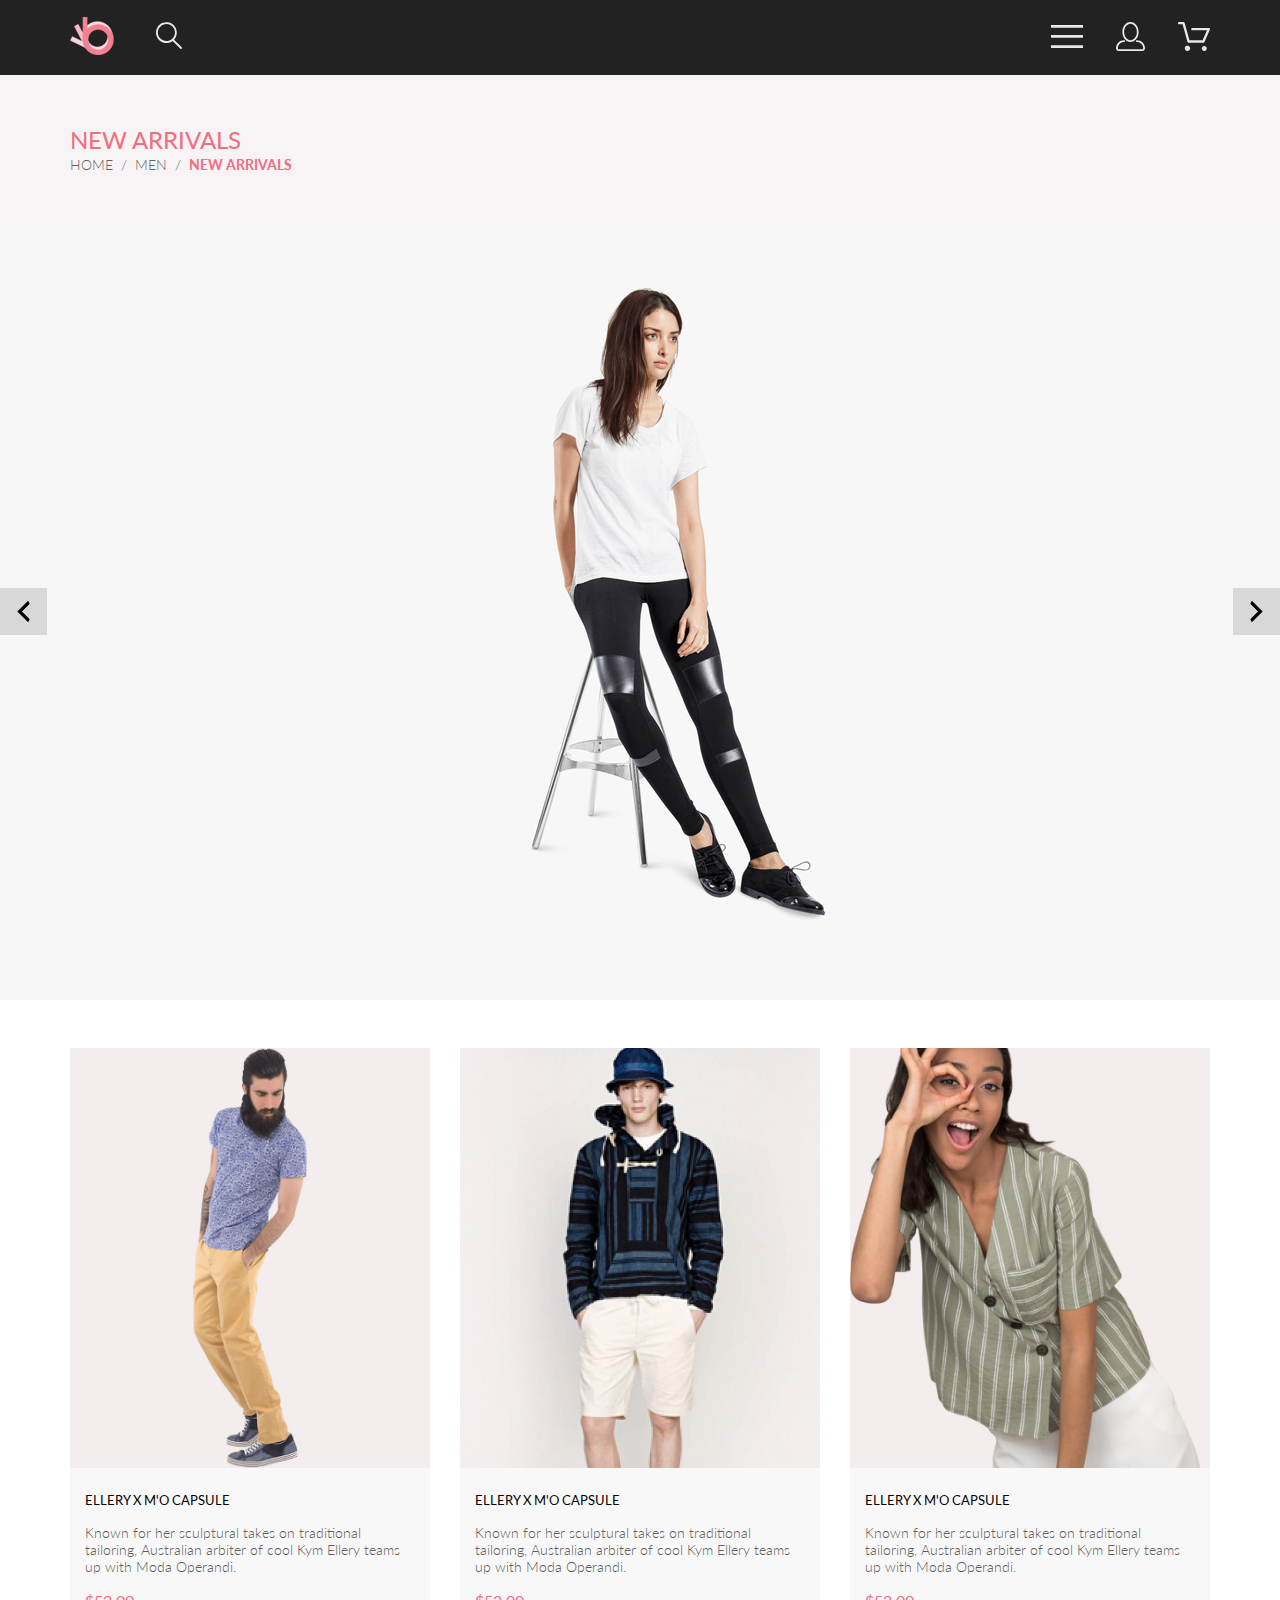
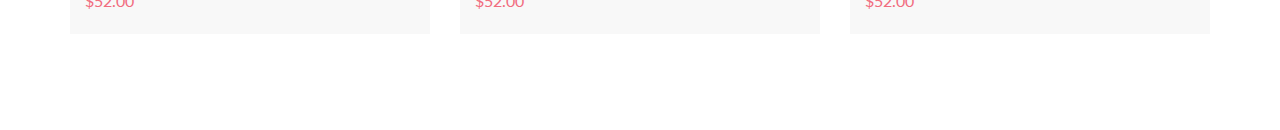
<file: product.html>
<!DOCTYPE html>
<html lang="en">
<head>
	<title>GB s6 HTML</title>
	<meta charset="UTF-8">
	<meta name="viewport" content="width=device-width, initial-scale=1.0">
    <link rel="preconnect" href="https://fonts.googleapis.com">
	<link rel="preconnect" href="https://fonts.gstatic.com" crossorigin>
	<link href="https://fonts.googleapis.com/css2?family=Lato:wght@300;400;700;900&display=swap" rel="stylesheet">
	<link rel="stylesheet" href="style2.css">
</head>
<body>
	<header class="header">
		<div class="width pos">
			<div class="header__left">
				<a href="index.html"><img src="img/logo.png" alt="logo"></a>
				<a href="search.html"><img src="img/lupa.svg" alt="search"></a>
			</div>
			<div class="header__right">
				<a><img src="img/menu.svg" alt="menu"></a>
				<a href="reg.html"><img src="img/people.svg" alt="reg" class="header__link-but"></a>
				<a href="market.html"><img src="img/market.svg" alt="market" class="header__link-but" ></a>
			</div>
		</div>
	</header>
    <section class="head">
        <div  class="center width head_box">
            <h2 class="head__heading">NEW ARRIVALS </h2>
            <div class="breadcrumb">
                <div class="breadcrumb__box-link"><a class="breadcrumb__link" href="index.html">HOME</a></div>
                <div class="breadcrumb__box-link"><a class="breadcrumb__link" href="#">MEN</a></div>
                <div class="breadcrumb__box-link"><a class="breadcrumb__link" href="#">NEW ARRIVALS</a></div>
            </div>
        </div>        
    </section>
    <div class="slider">
        <a href="" class="slider__arrow slider__arrow_left">
            <svg width="13" height="23" viewBox="0 0 13 23" fill="none" xmlns="http://www.w3.org/2000/svg">
                <path d="M12.6998 3.7499L4.9498 11.4999L12.6998 19.2499L11.1498 22.3499L0.299805 11.4999L11.1498 0.649902L12.6998 3.7499Z" fill="black"/>
            </svg>
        </a>
        <img src="content/slide2.png" alt="slider photo">
        <a href="" class="slider__arrow slider__arrow_right">
            <svg width="13" height="23" viewBox="0 0 13 23" fill="none" xmlns="http://www.w3.org/2000/svg">
                <path d="M0.299805 19.2499L8.0498 11.4999L0.299805 3.7499L1.8498 0.649902L12.6998 11.4999L1.8498 22.3499L0.299805 19.2499Z" fill="black"/>
            </svg>
        </a>
    </div>
    <div class="productions width">
        <div class="productions__box">
            <div class="productions__box-item">
                <img class="product__img" src="content/feature4.jpg" alt="">
                <div class="product__content">
                    <a href="#" class="product__name">ELLERY X M'O CAPSULE</a>
                    <p class="product__caption">Known for her sculptural takes on traditional tailoring, Australian arbiter of cool Kym Ellery teams up with Moda Operandi.</p>
                    <p class="product__price">$52.00</p>
                </div>
            </div>
            <div class="productions__box-item">
                <img class="product__img" src="content/feature3.jpg" alt="">
                <div class="product__content">
                    <a href="#" class="product__name">ELLERY X M'O CAPSULE</a>
                    <p class="product__caption">Known for her sculptural takes on traditional tailoring, Australian arbiter of cool Kym Ellery teams up with Moda Operandi.</p>
                    <p class="product__price">$52.00</p>
                </div>
            </div>
            <div class="productions__box-item">
                <img class="product__img" src="content/feature6.jpg" alt="">
                <div class="product__content">
                    <a href="#" class="product__name">ELLERY X M'O CAPSULE</a>
                    <p class="product__caption">Known for her sculptural takes on traditional tailoring, Australian arbiter of cool Kym Ellery teams up with Moda Operandi.</p>
                    <p class="product__price">$52.00</p>
                </div>
            </div>					
        </div>
    </div>
</body>

</html>
</file>
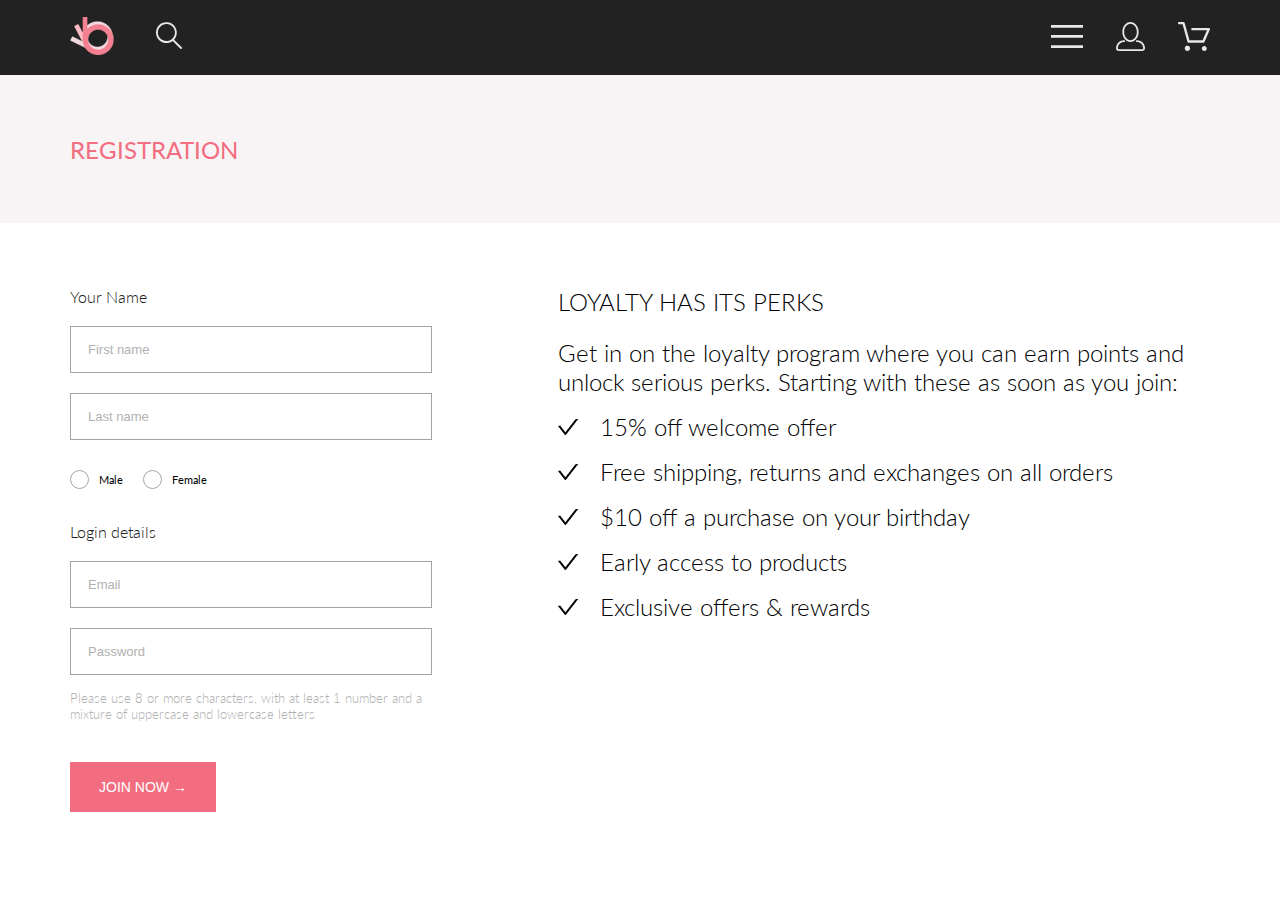
<file: registration.html>
<!DOCTYPE html>
<html lang="en">
<head>
	<title>GB s6 HTML</title>
	<meta charset="UTF-8">
	<meta name="viewport" content="width=device-width, initial-scale=1.0">
    <link rel="preconnect" href="https://fonts.googleapis.com">
	<link rel="preconnect" href="https://fonts.gstatic.com" crossorigin>
	<link href="https://fonts.googleapis.com/css2?family=Lato:wght@100;200;300;400;700;900&display=swap" rel="stylesheet">
    <link rel="stylesheet" href="style2.css">
</head>
<body>
	<header class="header">
		<div class="width pos">
			<div class="header__left">
				<a href="index.html"><img src="img/logo.png" alt="logo"></a>
				<a href="search.html"><img src="img/lupa.svg" alt="search"></a>
			</div>
			<div class="header__right">
				<a><img src="img/menu.svg" alt="menu"></a>
				<a href="reg.html"><img src="img/people.svg" alt="reg" class="header__link-but"></a>
				<a href="market.html"><img src="img/market.svg" alt="market" class="header__link-but" ></a>
			</div>
		</div>
	</header>
    <section class="head">
        <div  class="center width">
            <h2 class="head__heading">REGISTRATION</h2>
        </div>
    </section>

    <section class="reg">
        <div  class="center width">
            <div class="registraion">            
                <form class="regform"  method="post" action="url(path)">
                    <fieldset>
                        <label for="reg__fname" class="regform__label">Your Name</label>
                        <input type="text" name="fname" placeholder="First name" class="regform__inputtext" id="reg__fname" required maxlength="255">
                        <input type="text" name="lname" placeholder="Last name" class="regform__inputtext" id="reg__lname" required maxlength="255">
                    </fieldset>
                    <fieldset class="regform_radioset">
                        <div class="regform__sex">
                            <input id="reg_sex_m" name="sex" type="radio">
                            <label for="reg_sex_m" class="regform_label-sex">Male</label>
                        </div>
                        <div class="regform__sex">
                            <input id="reg_sex_f" name="sex" type="radio">
                            <label  for="reg_sex_f" class="regform_label-sex">Female</label>
                        </div>
                    </fieldset>
                    <fieldset>
                        <label for="reg__login" class="regform__label">Login details</label>
                        <input type="email" name="email" placeholder="Email" class="regform__inputtext" id="reg__login" multiple required maxlength="255">
                        <input type="password" name="password" placeholder="Password" class="regform__inputtext" id="reg__password" required maxlength="255">
                        <p class="regform_helper-password">Please use 8 or more characters, with at least 1 number and a mixture of uppercase and lowercase letters</p>
                    </fieldset>
                    <button type="submit" class="base-btn regform__btn">JOIN NOW →</button>
                </form>

                <div class="advantages">
                    <h3 class="advantages_name">LOYALTY HAS ITS PERKS</h3>
                    <p class="advantages_desc">Get in on the loyalty program where you can earn points and unlock serious perks. Starting with these as soon as you join:</p>
                    <ul class="advantages_tages">
                        <li class="tages_item">15% off welcome offer</li>
                        <li class="tages_item">Free shipping, returns and exchanges on all orders</li>
                        <li class="tages_item">$10 off a purchase on your birthday</li>
                        <li class="tages_item">Early access to products</li>
                        <li class="tages_item">Exclusive offers & rewards</li>
                    </ul>
                </div>
            </div>  
        </div>
    </section>
</body>

</html>
</file>
<file: style2.css>
* {
	margin: 0;
	padding: 0;
}

body {
	font-family: 'Lato', sans-serif;
}

img {
	max-width: 100%;
}

a {
	text-decoration: none;
}

.width{
	width: 1140px;
	margin: 0 auto;
}

.pos{
	display: flex;
	display: -webkit-box;
	display: -ms-flexbox;
	-webkit-box-orient: horizontal;
	-webkit-box-direction: normal;
	-ms-flex-direction: row;
	flex-direction: row;
	-ms-flex-wrap: wrap;
	flex-wrap: wrap;
	-webkit-box-pack: justify;
	-ms-flex-pack: justify;
	justify-content: space-between;
	-webkit-box-align: center;
	-ms-flex-align: center;
	align-items: center;
}

.header{
	display: flex;
	min-height: 75px;
	background: #222;
}

.header__left{
	display: -webkit-box;
	display: -ms-flexbox;
	display: flex;
	-webkit-box-align: center;
	-ms-flex-align: center;
	align-items: center;
	gap: 41px;
}

.header__right{
	display: -webkit-box;
	display: -ms-flexbox;
	display: flex;
	-webkit-box-align: center;
	-ms-flex-align: center;
	align-items: center;
	gap: 33px;
}

.brend{
	display: -webkit-box;
	display: -ms-flexbox;
	display: flex;
	background: #F1E4E8;
	padding-left: calc(50% - 800.48px);
	padding-right: calc(50% - 800px);
}
.brend__left{
	display: flex;
	-webkit-align-items: center; /* Safari */
	align-items: bottom;
}
.brend__right{
	display: flex;
	-webkit-align-items: center; /* Safari */
	align-items: center;
}
.brend__caption{
	border-left: 12px solid #F16D7F;
	padding-left: 16px;
	margin-top: -80px;
	margin-left: 64px;
}

.brend__cap{
	font-style: normal;
	font-weight: 900;
	font-size: 48px;
	line-height: 58px;
	color: #222;
}
.brend__cap-desk span{
	color: #F16D7F;
}

.catalog{
	display: -ms-grid;
	display: grid;
	gap: 30px;
	grid-template-columns: repeat(3, 1fr);
	padding-top: 64px;
	padding-bottom: 96px;
}

.catalog__item{
	position: relative;
}

.catalog__content{
	position: absolute;
	width: 100%;
	height: 100%;
	top: 0;
	left: 0;
	display: -webkit-box;
	display: -ms-flexbox;
	display: flex;
	-webkit-box-orient: vertical;
	-webkit-box-direction: normal;
	-ms-flex-direction: column;
	flex-direction: column;
	-webkit-box-pack: center;
	-ms-flex-pack: center;
	justify-content: center;
	-webkit-box-align: center;
	-ms-flex-align: center;
	align-items: center;
}

.catalog__item-line{
	grid-column: 1 / -1;
	min-height: 180px;
}

.catalog__text{
	font-style: normal;
	font-weight: 400;
	font-size: 16px;
	line-height: 19px;
	text-align: center;
	color: #FFFFFF;
}

.catalog__heading{
	font-style: normal;
	font-weight: 700;
	font-size: 24px;
	line-height: 29px;
	text-align: center;
	color: #F16D7F;
}

.productions{
	padding-bottom: 96px;
}

.productions__title{
	font-style: normal;
	font-weight: 400;
	font-size: 30px;
	line-height: 36px;
	text-align: center;
	color: #222;
}

.productions__caption{
	font-style: normal;
	font-weight: 400;
	font-size: 14px;
	line-height: 17px;
	text-align: center;
	margin-top: 6px;
	color: #9F9F9F;
}

.productions__box {
	margin-top: 48px;
	display: -ms-grid;
	display: grid;
	-ms-grid-columns: (360px)[auto-fit];
	grid-template-columns: repeat(auto-fit, 360px);
	-webkit-box-pack: center;
	-ms-flex-pack: center;
	justify-content: center;
	gap: 30px;
}

.product__item{
	position: relative;
}

.product__img {
  width: 100%;
}


.product__content {
  background: #F8F8F8;
  display: -webkit-box;
  display: -ms-flexbox;
  display: flex;
  -webkit-box-orient: vertical;
  -webkit-box-direction: normal;
  -ms-flex-direction: column;
  flex-direction: column;
  -webkit-box-pack: center;
  -ms-flex-pack: center;
  justify-content: center;
  -webkit-box-align: start;
  -ms-flex-align: start;
  align-items: flex-start;
  padding: 24px 15px;
  gap: 16px;
  margin-top: -3px;
}

.product__name{
  font-style: normal;
  font-weight: 400;
  font-size: 13px;
  line-height: 16px;
  color: #000000;
}

.product__caption {
  font-style: normal;
  font-weight: 300;
  font-size: 14px;
  line-height: 17px;
  color: #5D5D5D;
}

.product__price {
  font-style: normal;
  font-weight: 400;
  font-size: 16px;
  line-height: 19px;
  color: #F16D7F;
}

.productions__next{
	display: flex;
	-webkit-justify-content: center; /* Safari */
	justify-content: center;
	-webkit-align-items: baseline; /* Safari */
	align-items: baseline;
	margin-top: 48px;
}
.productions__next-link{
	font-size: 16px;
	line-height: 19px;
	color: #F26376;
	border: 1px solid #F26376;
	display: flex;
	padding: 15px 38px;
	cursor: pointer;
}

.head {
  min-height: 148px;
  background: #F8F3F4;
  display: flex;
  align-items: center;
  justify-content: space-between;
}

.head__heading {
  font-style: normal;
  font-weight: 400;
  font-size: 24px;
  line-height: 29px;
  color: #F16D7F;
}

.breadcrumb {
  display: flex;
}

.breadcrumb__box-link:last-child .breadcrumb__link {
  font-weight: 700;
  color: #F16D7F;
}

.breadcrumb__box-link:not(:last-child)::after {
  content: "/";
  padding-left: 8px;
  padding-right: 8px;
  font-style: normal;
  font-weight: 300;
  font-size: 14px;
  line-height: 17px;
  color: #636363;
}

.breadcrumb__link {
  font-style: normal;
  font-weight: 300;
  font-size: 14px;
  line-height: 17px;
  color: #636363;
}

.breadcrumb__link:hover {
  color: #F16D7F;
}

.slider {
  height: 777px;
  position: relative;
  background: #F7F7F7;
  display: flex;
  justify-content: center;
  align-items: center;
}

.slider__arrow {
  background: rgba(42, 42, 42, 0.15);
  display: flex;
  justify-content: center;
  align-items: center;
  width: 47px;
  height: 47px;
  position: absolute;
  top: 365px;
}

.slider__arrow:hover path {
  fill: #F16D7F;
}

.slider__arrow_left {
  left: 0;
}

.slider__arrow_right {
  right: 0;
}

.subcont {
  background-color: #fff;
  border: 1px solid #EAEAEA;
  padding-top: 64px;
  padding-bottom: 64px;
  max-width: 1140px;
  margin: -65px auto 0;
  position: relative;
  z-index: 10;
  display: flex;
  flex-direction: column;
  align-items: center;
}

.subcont_title {
  color: #F16D7F;
  font-weight: 300;
  font-size: 14px;
}

.subcont__divided {
  background: #EF5B70;
  height: 3px;
  width: 64px;
  border: 0;
  margin: 15px 0;
}

.subcont__name {
  color: #4D4D4D;
  font-size: 18px;
  font-weight: 300;
}

.subcont__desc {
  color: #5E5E5E;
  font-size: 14px;
  width: 555px;
  text-align: center;
  margin-top: 50px;
}

.subcont__price {
  font-size: 24px;
  font-weight: 300;
  color: #EF5B70;
  margin-top: 34px;
}

.subcont__dividerlight {
  background: #EAEAEA;
  height: 1px;
  width: 642px;
  border: 0;
  margin: 54px 0;
}

.but_addCart {
  font-size: 16px;
  line-height: 19px;
  color: #F26376;
  border: 1px solid #F26376;
  display: flex;
  padding: 15px 38px;
  cursor: pointer;
}

.reg {
  padding-top: 64px;
}

.regform {
  width: 360px;
}

.regform__label {
  font-size: 16px;
  font-weight: 300;
  color: #222;
  display: flex;
}

.regform fieldset {
  margin-top: 33px;
  border: 0;
}

.regform fieldset:first-child {
  margin-top: 0;
}

.regform__inputtext {
  margin-top: 20px;
  height: 45px;
  border: 1px solid #A4A4A4;
  display: flex;
  width: calc(100% - 34px);
  padding-left: 17px;
  padding-right: 17px;
}

.regform__inputtext::-moz-placeholder {
  color: #B1B1B1;
  font-size: 13px;
  font-weight: 300;
}

.regform__inputtext:-ms-input-placeholder {
  color: #B1B1B1;
  font-size: 13px;
  font-weight: 300;
}

.regform__inputtext::placeholder {
  color: #B1B1B1;
  font-size: 13px;
  font-weight: 300;
}

.regform__inputtext:hover {
  background: #f2f2f2;
  transition: 0.3s;
}

.regform_radioset {
  display: flex;
  flex-direction: row;
  margin-top: 31px;
}

.regform__sex {
  display: flex;
  margin-left: 20px;
  font-size: 11px;
}
.regform__sex input[type=radio] {
  position: absolute;
  opacity: 0;
}
.regform__sex input[type=radio] + .regform_label-sex:before {
  content: "";
  background: #ffffff;
  border-radius: 100%;
  border: 1px solid #A4A4A4;
  display: inline-block;
  width: 17px;
  height: 17px;
  position: relative;
  margin-right: 10px;
  vertical-align: middle;
  margin-top: -4px;
  cursor: pointer;
  text-align: center;
  transition: all 250ms ease;
  font-size: 11px;
  font-weight: 300;
}
.regform__sex input[type=radio]:checked + .regform_label-sex:before {
  background-color: #A4A4A4;
  box-shadow: inset 0 0 0 4px #ffffff;
}
.regform__sex input[type=radio]:focus + .regform_label-sex:before {
  outline: none;
}
.regform__sex input[type=radio]:disabled + .regform_label-sex:before {
  box-shadow: inset 0 0 0 9px #d5d5d5;
}
.regform__sex input[type=radio] + .regform_label-sex:empty:before {
  margin-right: 0;
}

.regform__sex:first-child {
  margin-left: 0;
}

.regform_helper-password {
  font-size: 13px;
  font-weight: 300;
  color: #B1B1B1;
  margin-top: 15px;
}

.base-btn {
  min-height: 50px;
  border: 0px;
  background: #F16D7F;
  padding-left: 29px;
  padding-right: 29px;
  font-size: 14px;
  color: #ffffff;
  cursor: pointer;
}

.base-btn:hover {
  background: #f16275;
  transition: 0.3s;
}

.regform__btn {
  margin-top: 40px;
}

.registraion {
  display: flex;
  flex-direction: row;
  justify-content: space-between;
}

.advantages {
  width: 652px;
}

.advantages_name {
  font-size: 24px;
  font-weight: 300;
}

.advantages_desc {
  margin-top: 22px;
  font-size: 24px;
  font-weight: 300;
}

.tages_item {
  font-size: 24px;
  font-weight: 300;
  margin-top: 16px;
  padding-left: 42px;
  background: url(./img/item.png) no-repeat 0 center;
  list-style: none;
}

.tages_item:first-child {
  margin-top: 16px;
}

.advantages_tages {
  margin-top: 4px;
}


@media(max-width:1179px) {
	.header__left{
		margin-left: 15px;
	}
	.header__right{
		margin-right: 15px;
	}
	.width{
		width: 100%;
		margin: 0 auto;
	}
	
	.brend{
		padding-left: 0;
		padding-right: 0;
	}
	.brend__left{
		width: 50%;
	}
	.brend__right{
		width: 50%;
	}
	
	.brend__caption{
		margin-left: 32px;
	}
	.regform{
		margin-left: 16px;
		margin-right: 16px;
	}
	.advantages{
		margin-left: 4px;
		margin-right: 16px;
	}
	.head_box{
		display: flex;
		justify-content: space-between;
	}
	.head__heading{
		margin-left: 16px;
	}
	.breadcrumb{
		margin-right: 16px;
		align-items: center;
	}
	
	.subcont__desc{
		width: calc(100% - 48px);
	}
	
}
@media(max-width:768px) {
	.brend__left{
		display: none;
	}
	.brend__right{
		width: 100%;
		min-height: 363px;
	}
	.brend__caption{
		margin: 0 auto;
	}
	.catalog {
		gap: 15px;
		grid-template-columns: repeat(1, 1fr);
		padding-top: 64px;
		padding-bottom: 96px;
	}
	    
	.catalog{
		display: clock;
		text-align: center;
		padding-left: 16px;
		padding-right: 16px;
		width: calc(100% - 32px)
	}
	.catalog__item-line{
		min-height: auto;
	}	
	.productions{
		padding-left: 8px;
		padding-right: 8px;
		width: calc(100% - 16px)
	}
}

@media(max-width:480px){
	.productions__box {
		grid-template-columns: none;
		gap: 15px;
	}
	
	.catalog__item-line{
		min-height: 111px;
		overflow: hidden;
		background: url(../img/accesories.jpg) no-repeat 50% 50%;
		
	}
	.catalog__item-line img{
		display: none;
	}
	
	.head{
		align-items: center;
	}
	.head_box{
		flex-direction: column;
		align-items: center;
	}
	
	.head__heading{
		margin-left: 0;
	}
	.head_box{
		
	}
	.breadcrumb{
		margin-top: 32px;
		margin-right: 0;
		margin-left: 0;
		margin-bottom: 32px;
	}
	
}

@media(max-width:425px){	
	.head__heading{
		text-align: center;
	}
	.registraion{
		flex-direction: column;		
	}
	.regform, .advantages{
		margin-left: 8px;
		margin-right: 8px;
		width: calc(100% - 16px);
	}
	
	.advantages{		
		margin-top: 40px;
	}
	
	.header__right a:not(:first-child){
		display: none;		
	}
	
}
@media(max-width:375px){
	
}
</file>
